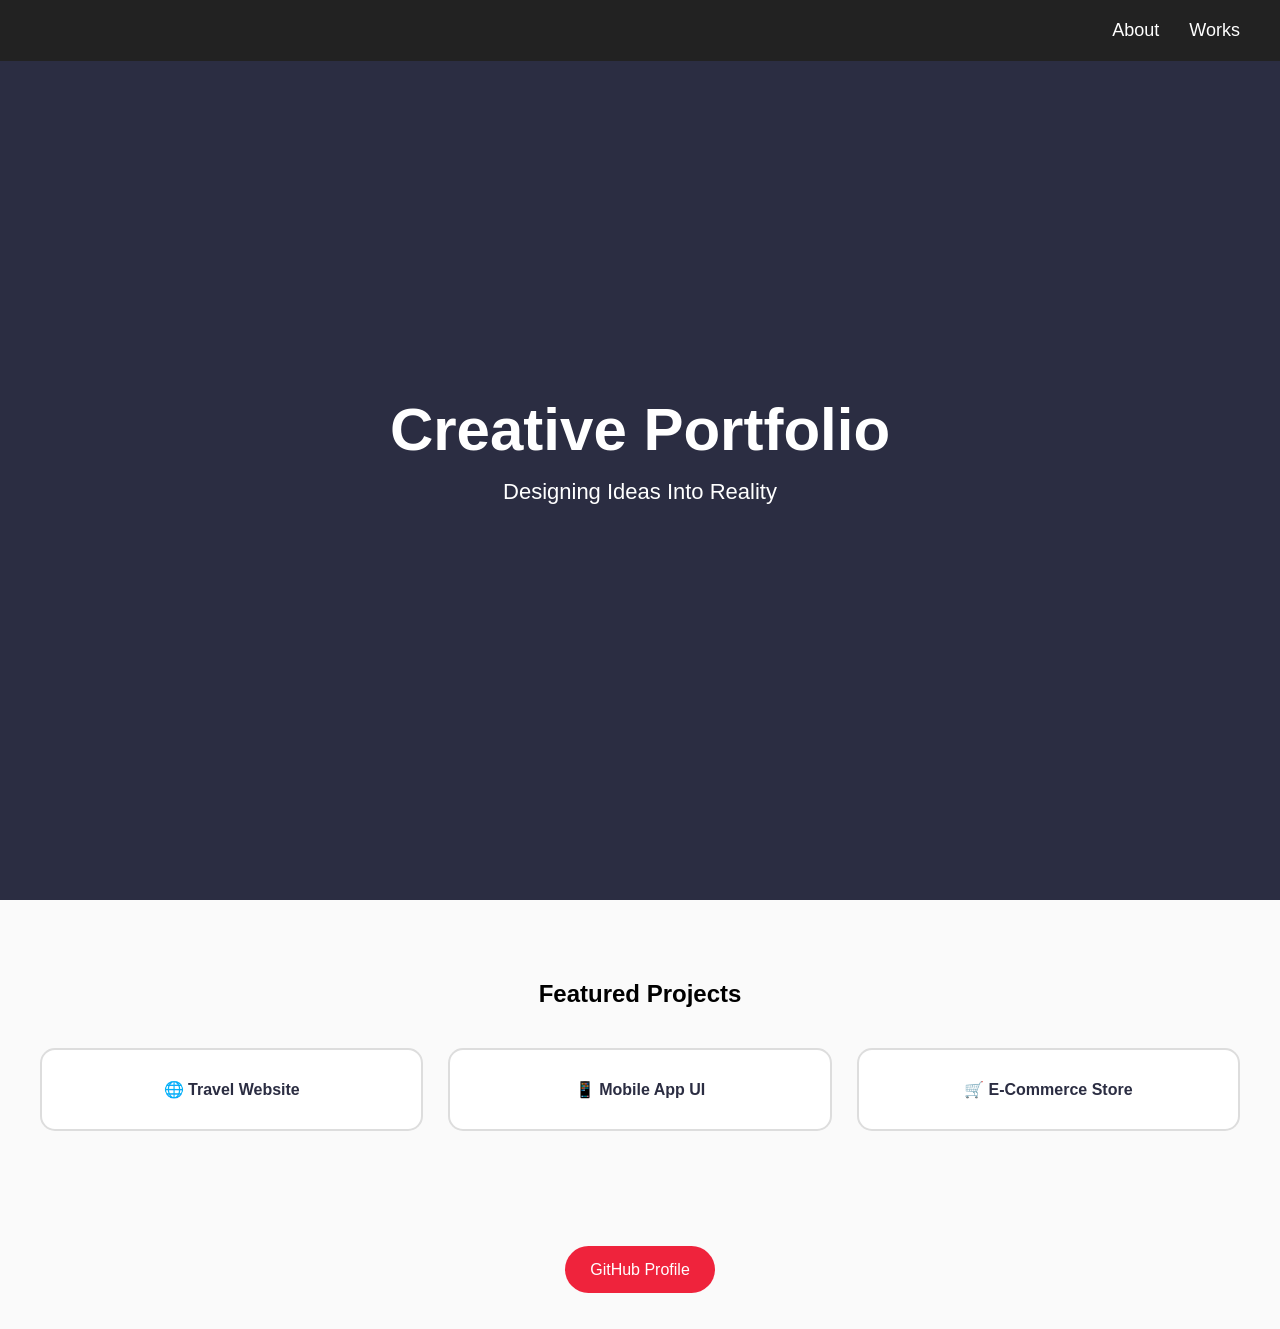
<file: 2024236172_Build-a-Personal-Portfolio/index.html>
<!DOCTYPE html>
<html lang="en">
<head>
  <meta charset="UTF-8">
  <meta name="viewport" content="width=device-width, initial-scale=1.0">
  <title>Creative Portfolio</title>
  <link rel="stylesheet" href="styles.css">
</head>
<body>

<nav id="navbar">
  <a href="#welcome-section">About</a>
  <a href="#project-section">Works</a>
</nav>

<section id="welcome-section">
  <div class="intro">
    <h1>Creative Portfolio</h1>
    <p>Designing Ideas Into Reality</p>
  </div>
</section>

<section id="project-section">
  <h2>Featured Projects</h2>

  <div class="projects">

    <div class="project-tile">
      <a href="https://www.freecodecamp.org/" target="_blank">
        🌐 Travel Website
      </a>
    </div>

    <div class="project-tile">
      <a href="https://www.freecodecamp.org/" target="_blank">
        📱 Mobile App UI
      </a>
    </div>

    <div class="project-tile">
      <a href="https://www.freecodecamp.org/" target="_blank">
        🛒 E-Commerce Store
      </a>
    </div>

  </div>
</section>

<footer>
  <a
    id="profile-link"
    href="https://github.com/"
    target="_blank">
    GitHub Profile
  </a>
</footer>

</body>
</html>
</file>
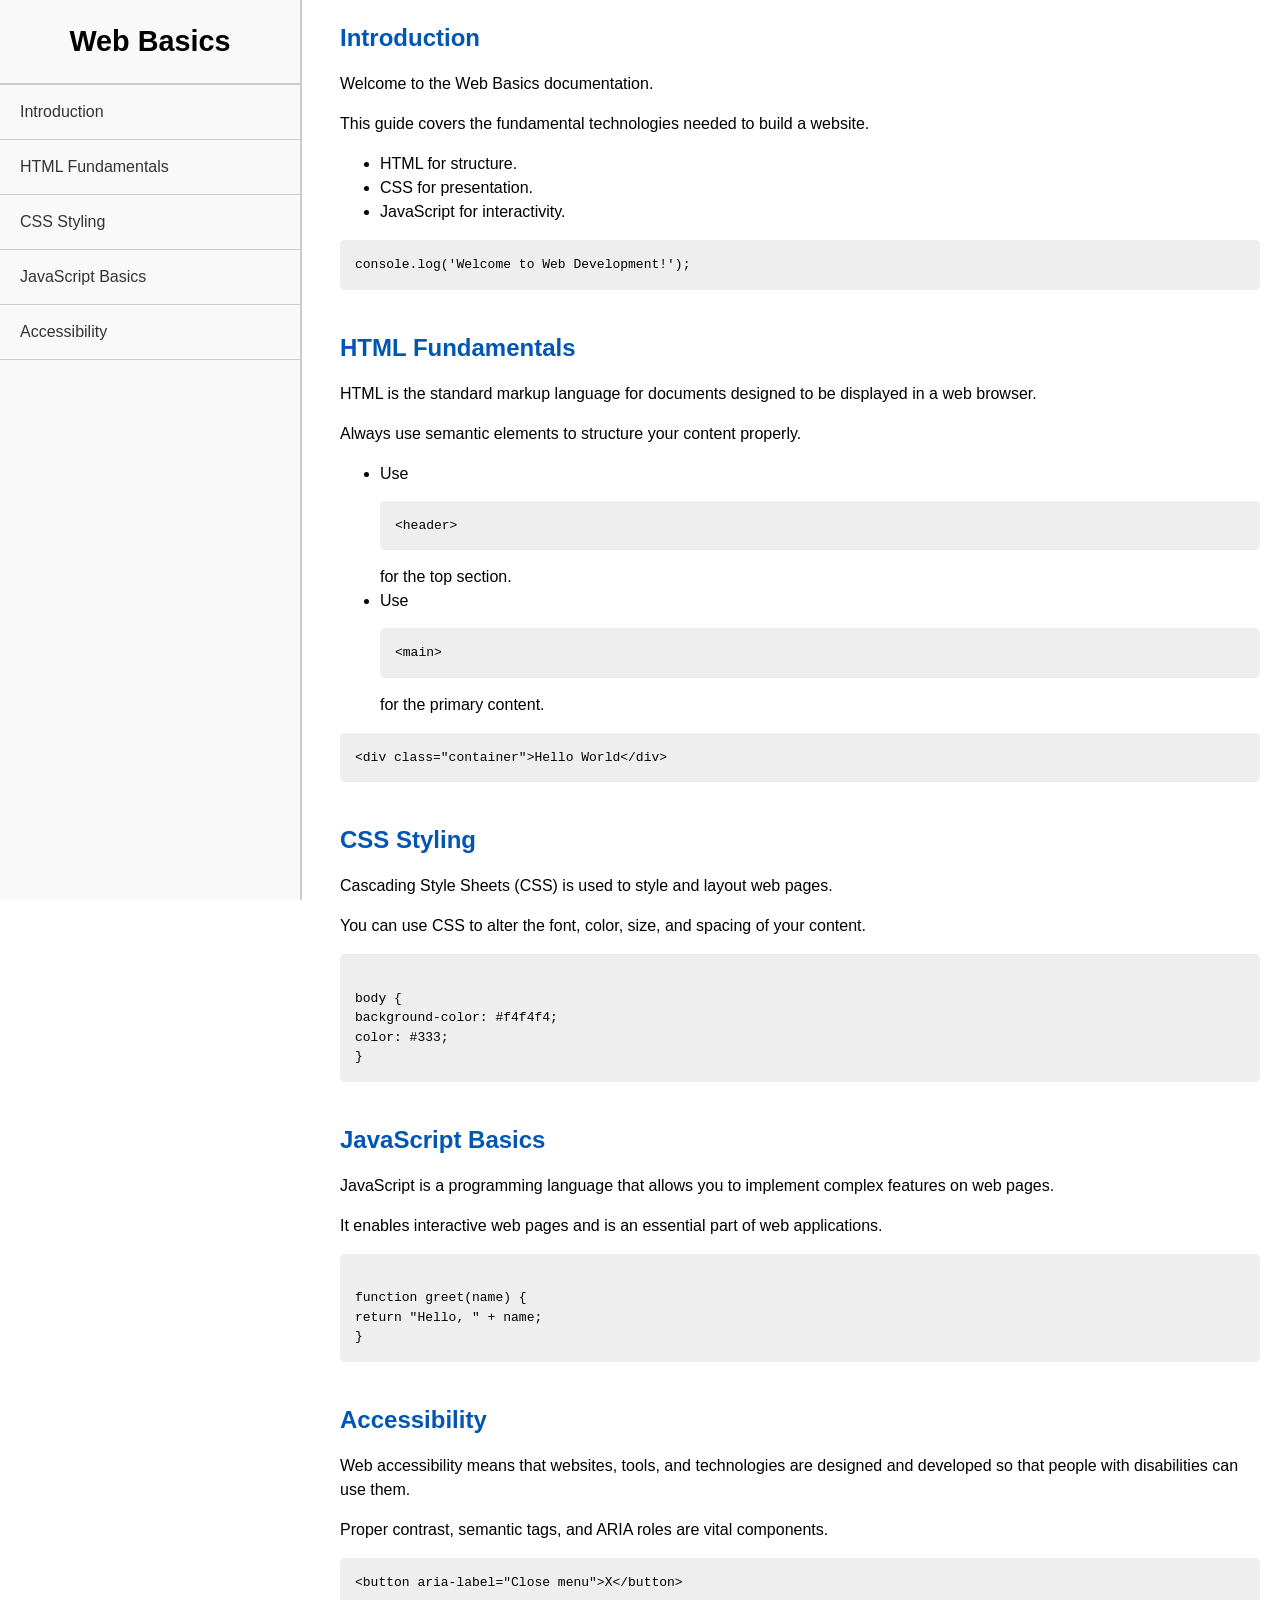
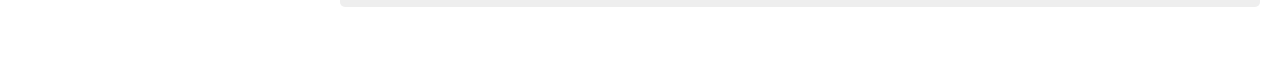
<file: 2024236172_Build-a-Technical-Documentation-Page/index.html>
<!DOCTYPE html>
<html lang="en">
<head>
  <meta charset="utf-8">
  <meta name="viewport" content="width=device-width, initial-scale=1.0">
  <title>Technical Documentation Page</title>
  <link rel="stylesheet" href="styles.css">
</head>
<body>
  <nav id="navbar">
    <header>Web Basics</header>
    <ul>
      <li><a class="nav-link" href="#Introduction">Introduction</a></li>
      <li><a class="nav-link" href="#HTML_Fundamentals">HTML Fundamentals</a></li>
      <li><a class="nav-link" href="#CSS_Styling">CSS Styling</a></li>
      <li><a class="nav-link" href="#JavaScript_Basics">JavaScript Basics</a></li>
      <li><a class="nav-link" href="#Accessibility">Accessibility</a></li>
    </ul>
  </nav>

  <main id="main-doc">
    <section class="main-section" id="Introduction">
      <header>Introduction</header>
      <p>Welcome to the Web Basics documentation.</p>
      <p>This guide covers the fundamental technologies needed to build a website.</p>
      <ul>
        <li>HTML for structure.</li>
        <li>CSS for presentation.</li>
        <li>JavaScript for interactivity.</li>
      </ul>
      <code>console.log('Welcome to Web Development!');</code>
    </section>

    <section class="main-section" id="HTML_Fundamentals">
      <header>HTML Fundamentals</header>
      <p>HTML is the standard markup language for documents designed to be displayed in a web browser.</p>
      <p>Always use semantic elements to structure your content properly.</p>
      <ul>
        <li>Use <code>&lt;header&gt;</code> for the top section.</li>
        <li>Use <code>&lt;main&gt;</code> for the primary content.</li>
      </ul>
      <code>&lt;div class="container"&gt;Hello World&lt;/div&gt;</code>
    </section>

    <section class="main-section" id="CSS_Styling">
      <header>CSS Styling</header>
      <p>Cascading Style Sheets (CSS) is used to style and layout web pages.</p>
      <p>You can use CSS to alter the font, color, size, and spacing of your content.</p>
      <code>
body {
  background-color: #f4f4f4;
  color: #333;
}
      </code>
    </section>

    <section class="main-section" id="JavaScript_Basics">
      <header>JavaScript Basics</header>
      <p>JavaScript is a programming language that allows you to implement complex features on web pages.</p>
      <p>It enables interactive web pages and is an essential part of web applications.</p>
      <code>
function greet(name) {
  return "Hello, " + name;
}
      </code>
    </section>

    <section class="main-section" id="Accessibility">
      <header>Accessibility</header>
      <p>Web accessibility means that websites, tools, and technologies are designed and developed so that people with disabilities can use them.</p>
      <p>Proper contrast, semantic tags, and ARIA roles are vital components.</p>
      <code>&lt;button aria-label="Close menu"&gt;X&lt;/button&gt;</code>
    </section>
  </main>
</body>
</html>
</file>
<file: 2024236172_Build-a-Personal-Portfolio/styles.css>
*{
    margin:0;
    padding:0;
    box-sizing:border-box;
}

body{
    font-family:Tahoma,sans-serif;
    background:#fafafa;
}

/* Navbar */
#navbar{
    position:fixed;
    top:0;
    width:100%;
    display:flex;
    justify-content:flex-end;
    gap:30px;
    padding:20px 40px;
    background:#222;
}

#navbar a{
    color:white;
    text-decoration:none;
    font-size:18px;
}

#navbar a:hover{
    color:gold;
}

/* Welcome */
#welcome-section{
    height:100vh;
    display:flex;
    justify-content:center;
    align-items:center;
    background:#2b2d42;
    color:white;
    text-align:center;
}

.intro h1{
    font-size:60px;
    margin-bottom:15px;
}

.intro p{
    font-size:22px;
}

/* Projects */
#project-section{
    padding:80px 40px;
}

#project-section h2{
    text-align:center;
    margin-bottom:40px;
}

.projects{
    display:grid;
    grid-template-columns:repeat(auto-fit,minmax(250px,1fr));
    gap:25px;
}

.project-tile{
    background:white;
    padding:30px;
    border-radius:15px;
    border:2px solid #ddd;
    text-align:center;
}

.project-tile:hover{
    background:#edf2f4;
}

.project-tile a{
    text-decoration:none;
    color:#2b2d42;
    font-weight:bold;
}

/* Footer */
footer{
    text-align:center;
    padding:50px;
}

#profile-link{
    background:#ef233c;
    color:white;
    padding:15px 25px;
    text-decoration:none;
    border-radius:30px;
}

#profile-link:hover{
    background:#d90429;
}

/* Media Query */
@media (max-width:768px){

#navbar{
    justify-content:center;
    padding:15px;
}

.intro h1{
    font-size:38px;
}

.projects{
    grid-template-columns:1fr;
}

}
</file>
<file: 2024236172_Build-a-Technical-Documentation-Page/styles.css>
/* Tetapan asas untuk halaman */
body {
  font-family: Arial, sans-serif;
  margin: 0;
  line-height: 1.5;
}

/* User Story 14 & 21: Navbar sentiasa di bahagian kiri skrin */
#navbar {
  position: fixed;
  top: 0;
  left: 0;
  width: 300px;
  height: 100%;
  border-right: 2px solid #ccc;
  background-color: #f9f9f9;
  overflow-y: auto;
}

#navbar header {
  font-size: 1.8rem;
  font-weight: bold;
  padding: 20px;
  text-align: center;
  border-bottom: 2px solid #ccc;
}

#navbar ul {
  list-style-type: none;
  padding: 0;
  margin: 0;
}

#navbar li {
  border-bottom: 1px solid #ccc;
}

.nav-link {
  display: block;
  padding: 15px 20px;
  text-decoration: none;
  color: #333;
}

.nav-link:hover {
  background-color: #e0e0e0;
}

/* Ruang untuk main content supaya tidak tertindih dengan navbar di kiri */
#main-doc {
  margin-left: 320px;
  padding: 20px;
}

.main-section {
  margin-bottom: 40px;
}

.main-section header {
  font-size: 1.5rem;
  font-weight: bold;
  margin-bottom: 10px;
  color: #0056b3;
}

code {
  display: block;
  background-color: #eee;
  padding: 15px;
  border-radius: 5px;
  margin: 15px 0;
  white-space: pre-line;
}

/* User Story 22: Penggunaan Media Query untuk skrin kecil (telefon/tablet) */
@media (max-width: 800px) {
  #navbar {
    position: relative;
    width: 100%;
    height: auto;
    border-right: none;
    border-bottom: 3px solid #ccc;
  }
  
  #main-doc {
    margin-left: 0;
  }
}
</file>
